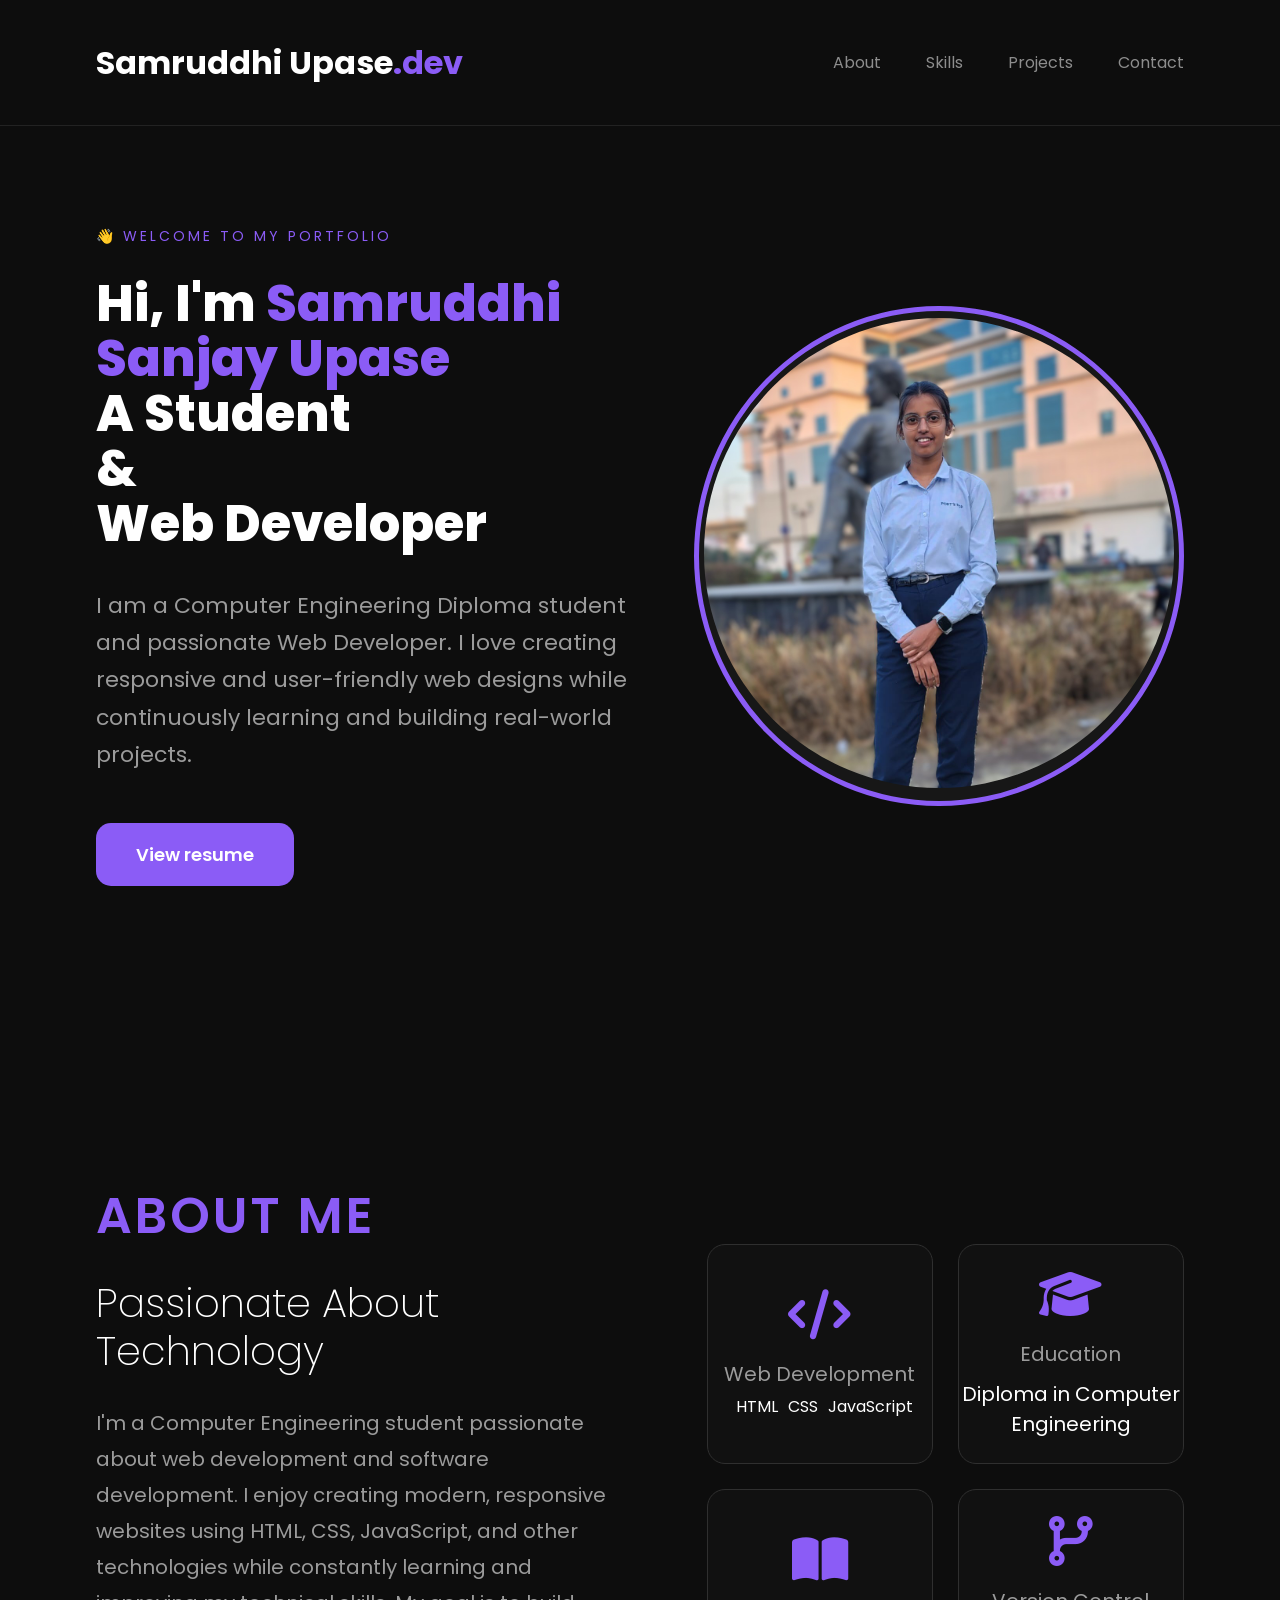
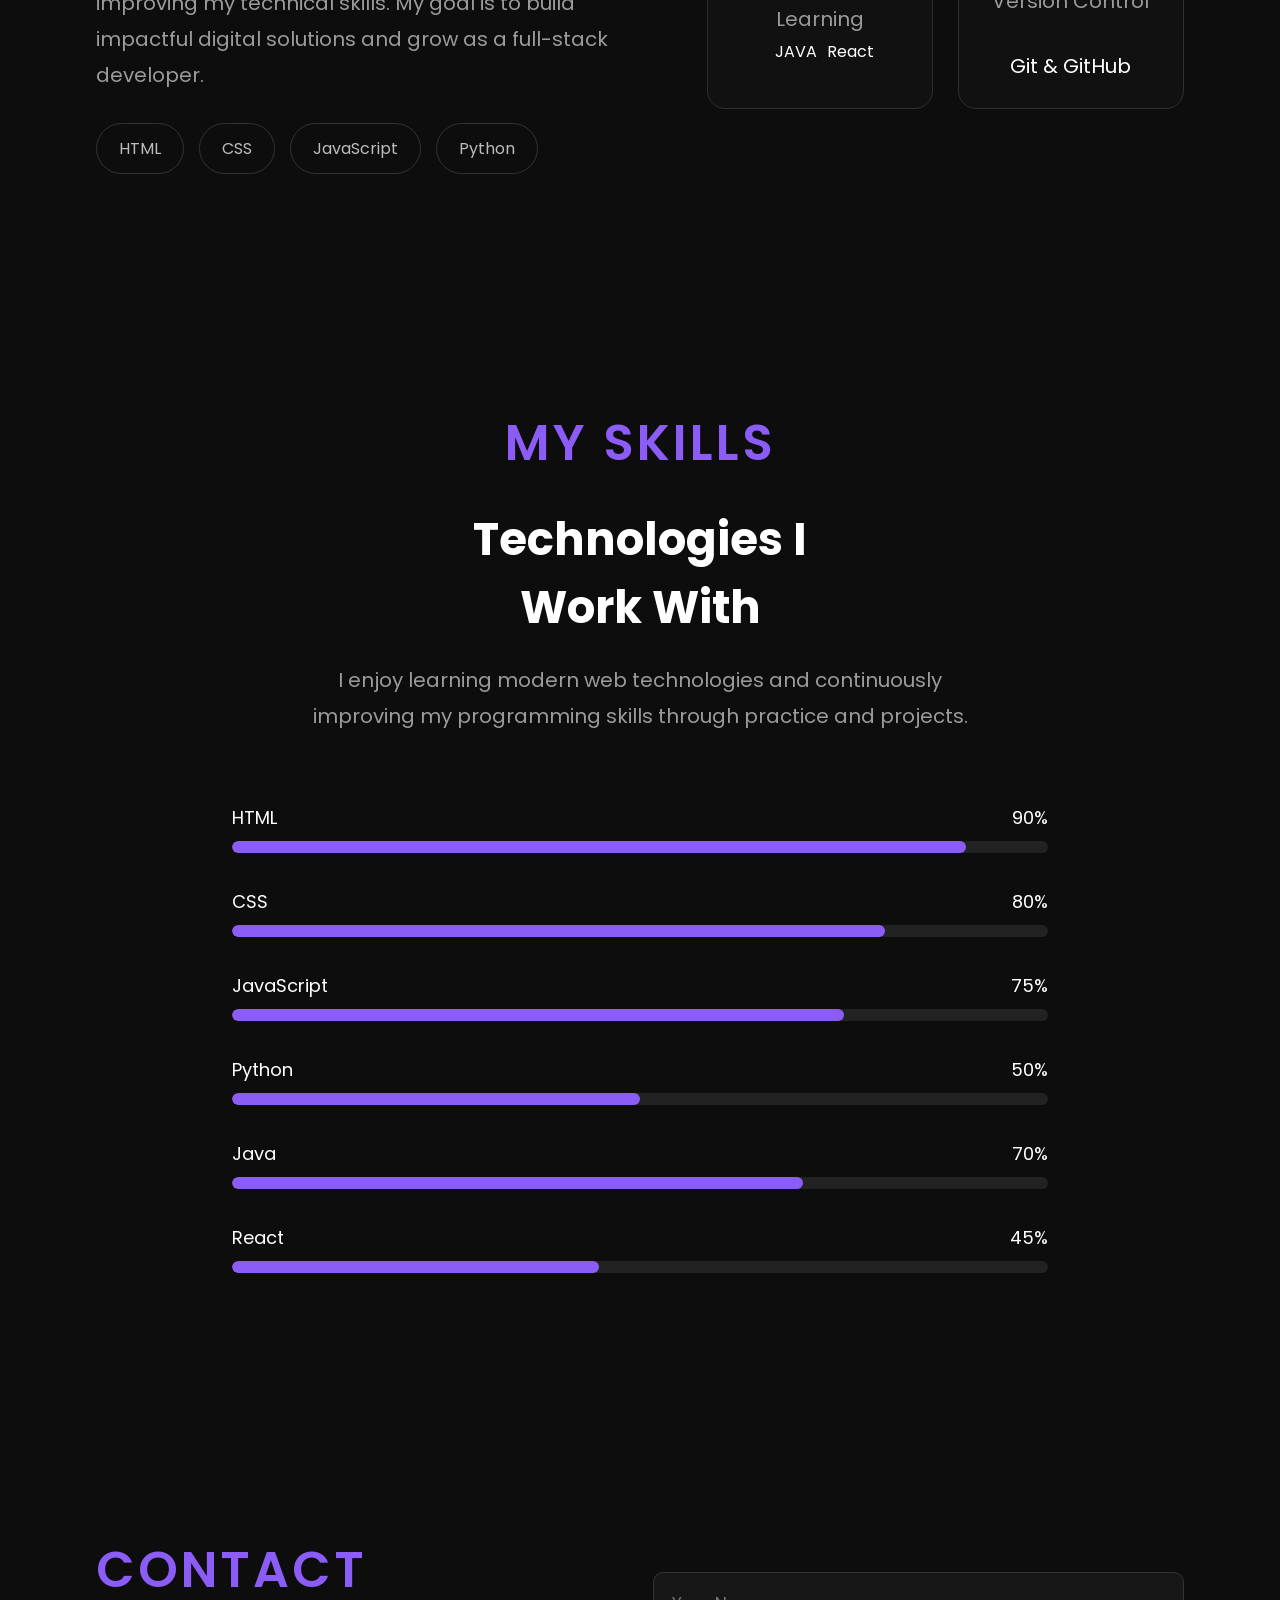
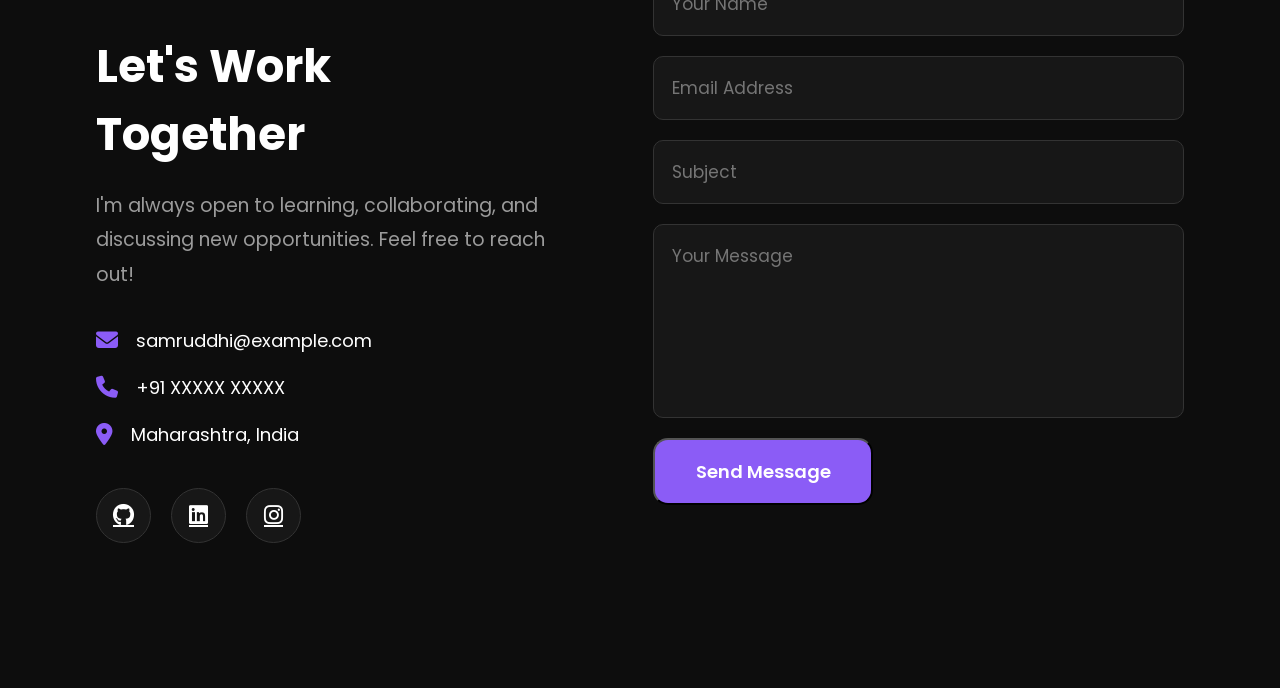
<file: index.html>
<!DOCTYPE html>
<html lang="en">

<head>
    <meta charset="UTF-8">
    <meta name="viewport" content="width=device-width, initial-scale=1.0">
    <title>Portfolio</title>

    <!-- Google Font -->
    <link href="https://fonts.googleapis.com/css2?family=Poppins:wght@300;400;500;600;700;800&display=swap"
        rel="stylesheet">
    <link rel="stylesheet" href="https://cdnjs.cloudflare.com/ajax/libs/font-awesome/6.7.2/css/all.min.css">

    <!-- CSS -->
    <link rel="stylesheet" href="style.css">
    

</head>

<body>

    <!-- ================= NAVBAR ================= -->

    <header>

        <nav>

            <div class="logo">
                Samruddhi Upase<span>.dev </span>
            </div>

            <ul>
                <li><a href="#about">About</a></li>
                <li><a href="#skills">Skills</a></li>
                <li><a href="#projects">Projects</a></li>
                <li><a href="#contact">Contact</a></li>
            </ul>

        </nav>

    </header>


    <section class="hero">

        <div class="left">

            <p class="welcome">👋 WELCOME TO MY PORTFOLIO</p>

            <h1>
                Hi, I'm <span>Samruddhi Sanjay Upase</span><br>
                A Student
                <br>
                &
                <br>
                Web Developer
            </h1>

            <p class="desc">
                I am a Computer Engineering Diploma student and passionate Web Developer. I love creating responsive and
                user-friendly web designs while continuously learning and building real-world projects.
            </p>

            <div class="buttons">

                <a href="./resume.html" class="btn primary">
                    View resume
                </a>


            </div>

        </div>

        <div class="right">

            <div class="circle">
                <span><img src="user.jpg" alt=""></span>
            </div>

        </div>

    </section>

    <!-- ================= ABOUT SECTION ================= -->

    <section class="about hidden" id="about">

        <div class="about-left">

            <p class="section-title">ABOUT ME</p>

            <h1>
    Passionate About<br>
    Technology
</h1>

            <p class="text">
                I'm a Computer Engineering student passionate about web development and software development. I enjoy
                creating modern, responsive websites using HTML, CSS, JavaScript, and other technologies while
                constantly learning and improving my technical skills. My goal is to build impactful digital solutions
                and grow as a full-stack developer.
            </p>

        

            <div class="skills">

                <span>HTML </span>
                <span>CSS</span>
                <span>JavaScript</span>
                <span>Python</span>


            </div>

        </div>

        <div class="about-right">

            <div class="card">
                <i class="fa-solid fa-code" style="color: rgb(139, 92, 246);"></i>
                <p>Web Development</p>
                <ul>
                    <li>HTML</li>
                    <li>CSS</li>
                    <li>JavaScript</li>
                </ul>
            </div>

            <div class="card">
                <i class="fas fa-graduation-cap" style="color: rgb(139, 92, 246);"></i>
                <p>Education</p>
                <p id="c1">Diploma in Computer Engineering</p>
            </div>

            <div class="card">
                <i class="fa-solid fa-book-open" style="color: rgb(139, 92, 246);"></i>
                <p>Learning</p>
                <ul>
                    <li>JAVA</li>
                    <li>React</li>
                    
                </ul>

            </div>

            <div class="card">
                <i class="fa-solid fa-code-branch"></i>
                <p>Version Control</p>  <br>
                   <p id="c1"> Git & GitHub</p>
                
            </div>

        </div>

    </section>

    <!-- ================= SKILLS SECTION ================= -->

<section class="skills-section hidden" id="skills">

    <div class="skills-heading">
        <p class="section-title">MY SKILLS</p>

        <h1>
            Technologies I<br>
            Work With
        </h1>

        <p class="skills-desc">
            I enjoy learning modern web technologies and continuously improving my
            programming skills through practice and projects.
        </p>
    </div>

    <div class="skill-bars">

        <div class="skill">
            <div class="skill-info">
                <span>HTML</span>
                <span>90%</span>
            </div>

            <div class="progress">
                <div class="progress-bar html"></div>
            </div>
        </div>

        <div class="skill">
            <div class="skill-info">
                <span>CSS</span>
                <span>80%</span>
            </div>

            <div class="progress">
                <div class="progress-bar css"></div>
            </div>
        </div>

        <div class="skill">
            <div class="skill-info">
                <span>JavaScript</span>
                <span>75%</span>
            </div>

            <div class="progress">
                <div class="progress-bar js"></div>
            </div>
        </div>

        <div class="skill">
            <div class="skill-info">
                <span>Python</span>
                <span>50%</span>
            </div>

            <div class="progress">
                <div class="progress-bar python"></div>
            </div>
        </div>

        <div class="skill">
            <div class="skill-info">
                <span>Java</span>
                <span>70%</span>
            </div>

            <div class="progress">
                <div class="progress-bar java"></div>
            </div>
        </div>

        <div class="skill">
            <div class="skill-info">
                <span>React</span>
                <span>45%</span>
            </div>

            <div class="progress">
                <div class="progress-bar react"></div>
            </div>
        </div>

    </div>

</section>

<!-- ================= CONTACT ================= -->

<section class="contact hidden" id="contact">

    <div class="contact-left">

        <p class="section-title">CONTACT</p>

        <h1>
            Let's Work<br>
            Together
        </h1>

        <p class="contact-text">
            I'm always open to learning, collaborating, and discussing new
            opportunities. Feel free to reach out!
        </p>

        <div class="contact-info">

            <div class="info">
                <i class="fa-solid fa-envelope"></i>
                <span>samruddhi@example.com</span>
            </div>

            <div class="info">
                <i class="fa-solid fa-phone"></i>
                <span>+91 XXXXX XXXXX</span>
            </div>

            <div class="info">
                <i class="fa-solid fa-location-dot"></i>
                <span>Maharashtra, India</span>
            </div>

        </div>

        <div class="social">

            <a href="https://github.com/upase521"><i class="fa-brands fa-github"></i></a>

            <a href="#"><i class="fa-brands fa-linkedin"></i></a>

            <a href="https://www.instagram.com/samu_u0108/"><i class="fa-brands fa-instagram"></i></a>

        </div>

    </div>

    <div class="contact-right">

        <form>

            <input type="text" placeholder="Your Name" id="name" required>

            <input type="email" placeholder="Email Address" id="email" required>

            <input type="text" placeholder="Subject" id="subject" required>

            <textarea rows="6" placeholder="Your Message" id="message" required></textarea>

            <button type="submit" onclick="sendmsg(); return false;" class="btn primary">
    Send Message
</button>
        </form>

    </div>

</section>
    <script src="script.js"></script>

</body>

</html>
</file>
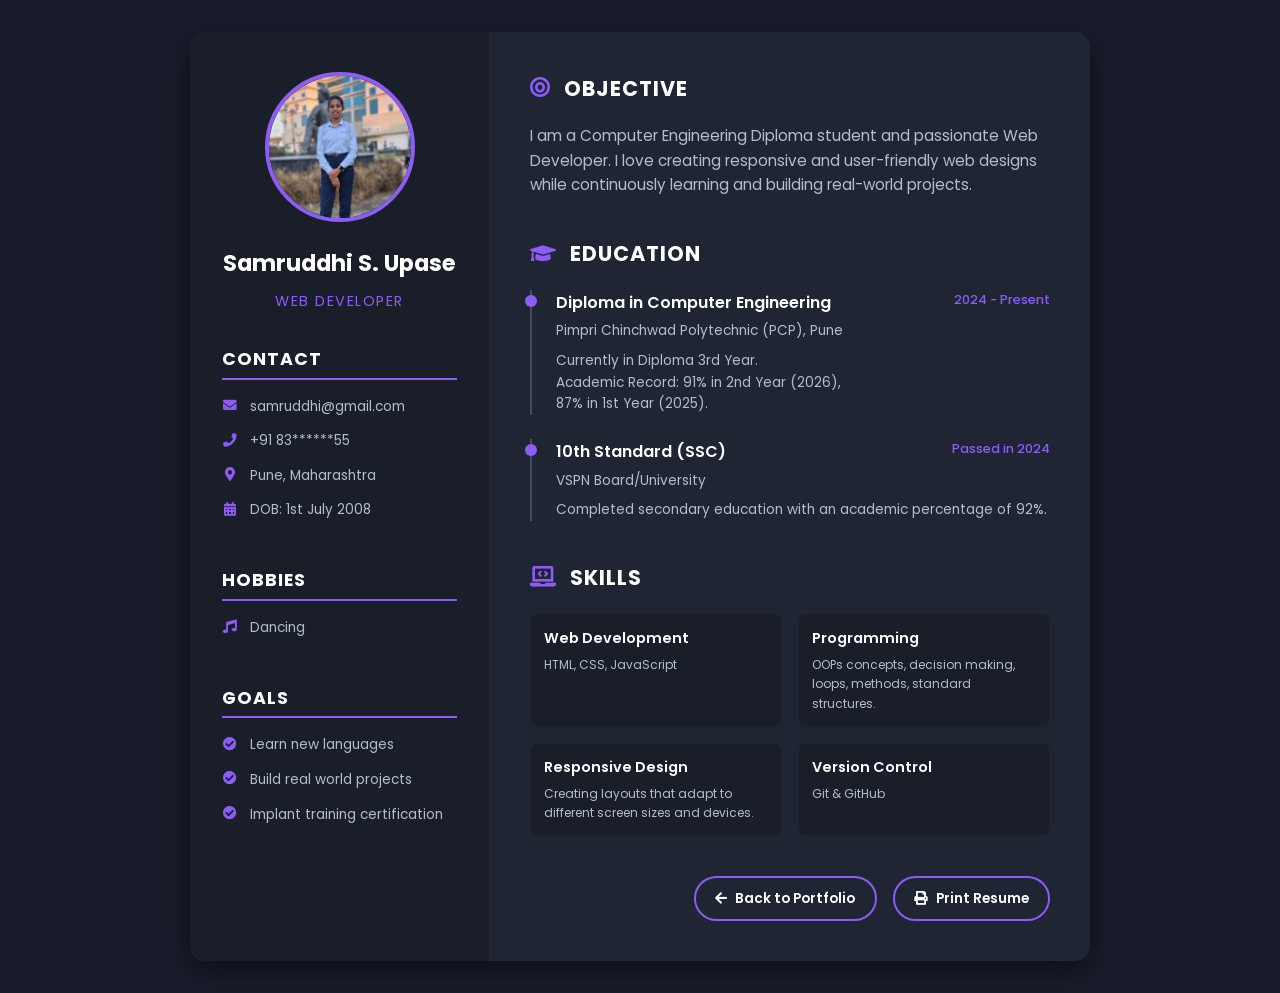
<file: resume.html>
<!DOCTYPE html>
<html lang="en">
<head>
    <meta charset="UTF-8">
    <meta name="viewport" content="width=device-width, initial-scale=1.0">
    <title>Resume - Samruddhi Sanjay Upase</title>
    <link href="https://fonts.googleapis.com/css2?family=Poppins:wght@400;500;600;700&display=swap" rel="stylesheet">
    <link rel="stylesheet" href="https://cdnjs.cloudflare.com/ajax/libs/font-awesome/5.15.4/css/all.min.css">
    <style>
        :root {
            --color-primary: #191d2b;
            --color-secondary: #8b5cf6;
            --color-white: #FFFFFF;
            --color-grey-1: #dbe1e8;
            --color-grey-2: #b2becd;
            --color-grey-3: #454e56;
        }
        * {
            margin: 0;
            padding: 0;
            box-sizing: border-box;
            font-family: 'Poppins', sans-serif;
        }
        body {
            background-color: var(--color-primary);
            color: var(--color-grey-1);
            line-height: 1.6;
            padding: 2rem;
            display: flex;
            justify-content: center;
            align-items: center;
            min-height: 100vh;
        }
        .resume-container {
            background-color: #202534;
            max-width: 900px;
            width: 100%;
            border-radius: 15px;
            box-shadow: 0 10px 30px rgba(0, 0, 0, 0.5);
            overflow: hidden;
            display: grid;
            grid-template-columns: 1fr 2fr;
        }
        .left-column {
            background-color: #1a1e29;
            padding: 2.5rem 2rem;
            border-right: 1px solid rgba(255, 255, 255, 0.05);
            display: flex;
            flex-direction: column;
            align-items: center;
        }
        .profile-img {
            width: 150px;
            height: 150px;
            border-radius: 50%;
            object-fit: cover;
            border: 4px solid var(--color-secondary);
            margin-bottom: 1.5rem;
        }
        .name {
            font-size: 1.4rem;
            font-weight: 700;
            color: var(--color-white);
            text-align: center;
            margin-bottom: 0.5rem;
        }
        .title {
            font-size: 0.9rem;
            color: var(--color-secondary);
            text-transform: uppercase;
            letter-spacing: 1.5px;
            margin-bottom: 2rem;
            text-align: center;
        }
        .info-section {
            width: 100%;
            margin-bottom: 2rem;
        }
        .section-title {
            font-size: 1.1rem;
            color: var(--color-white);
            border-bottom: 2px solid var(--color-secondary);
            padding-bottom: 0.3rem;
            margin-bottom: 1rem;
            text-transform: uppercase;
            letter-spacing: 1px;
            width: 100%;
        }
        .info-item {
            display: flex;
            align-items: flex-start;
            margin-bottom: 0.8rem;
            font-size: 0.85rem;
        }
        .info-item i {
            color: var(--color-secondary);
            margin-right: 0.8rem;
            margin-top: 0.2rem;
            width: 15px;
            text-align: center;
        }
        .info-item span {
            color: var(--color-grey-2);
        }
        .right-column {
            padding: 2.5rem;
        }
        .main-section {
            margin-bottom: 2.5rem;
        }
        .main-section-title {
            font-size: 1.3rem;
            color: var(--color-white);
            margin-bottom: 1.2rem;
            text-transform: uppercase;
            letter-spacing: 1px;
            display: flex;
            align-items: center;
        }
        .main-section-title i {
            color: var(--color-secondary);
            margin-right: 0.8rem;
        }
        .objective-text {
            color: var(--color-grey-2);
            font-size: 0.95rem;
        }
        .timeline-item {
            margin-bottom: 1.5rem;
            position: relative;
            padding-left: 1.5rem;
            border-left: 2px solid var(--color-grey-3);
        }
        .timeline-item::before {
            content: '';
            position: absolute;
            left: -7px;
            top: 5px;
            width: 12px;
            height: 12px;
            border-radius: 50%;
            background-color: var(--color-secondary);
        }
        .timeline-header {
            display: flex;
            justify-content: space-between;
            margin-bottom: 0.3rem;
        }
        .timeline-title {
            font-size: 1rem;
            font-weight: 600;
            color: var(--color-white);
        }
        .timeline-date {
            font-size: 0.8rem;
            color: var(--color-secondary);
            font-weight: 500;
        }
        .timeline-org {
            font-size: 0.85rem;
            color: var(--color-grey-2);
            margin-bottom: 0.5rem;
        }
        .timeline-desc {
            font-size: 0.85rem;
            color: var(--color-grey-2);
        }
        .skills-grid {
            display: grid;
            grid-template-columns: repeat(2, 1fr);
            gap: 1rem;
        }
        .skill-item {
            background-color: #1a1e29;
            padding: 0.8rem;
            border-radius: 8px;
            border: 1px solid rgba(255, 255, 255, 0.02);
        }
        .skill-name {
            font-size: 0.9rem;
            font-weight: 600;
            color: var(--color-white);
            margin-bottom: 0.3rem;
        }
        .skill-desc {
            font-size: 0.75rem;
            color: var(--color-grey-2);
        }
        .project-item {
            background-color: #1a1e29;
            padding: 1rem;
            border-radius: 8px;
            margin-bottom: 1rem;
        }
        .project-name {
            font-size: 0.95rem;
            font-weight: 600;
            color: var(--color-white);
            margin-bottom: 0.3rem;
        }
        .project-desc {
            font-size: 0.85rem;
            color: var(--color-grey-2);
        }
        .actions {
            display: flex;
            justify-content: flex-end;
            margin-top: 1.5rem;
            gap: 1rem;
        }
        .btn {
            background-color: transparent;
            border: 2px solid var(--color-secondary);
            color: var(--color-white);
            padding: 0.6rem 1.2rem;
            border-radius: 30px;
            cursor: pointer;
            font-weight: 600;
            font-size: 0.85rem;
            transition: all 0.3s ease;
            text-decoration: none;
            display: inline-flex;
            align-items: center;
        }
        .btn i {
            margin-right: 0.5rem;
        }
        .btn:hover {
            background-color: var(--color-secondary);
            transform: translateY(-2px);
        }

        @media (max-width: 768px) {
            .resume-container {
                grid-template-columns: 1fr;
            }
            .left-column {
                border-right: none;
                border-bottom: 1px solid rgba(255, 255, 255, 0.05);
            }
            body {
                padding: 1rem;
            }
        }

        @media print {
            body {
                background-color: #FFFFFF;
                color: #000000;
                padding: 0;
            }
            .resume-container {
                box-shadow: none;
                background-color: #FFFFFF;
                color: #000000;
                grid-template-columns: 1fr 2fr;
                max-width: 100%;
            }
            .left-column {
                background-color: #F8F9FA;
                border-right: 1px solid #DEE2E6;
                color: #000000;
            }
            .name, .section-title, .main-section-title, .timeline-title, .skill-name, .project-name {
                color: #000000 !important;
            }
            .title {
                color: #8b5cf6 !important;
            }
            .info-item span, .timeline-org, .timeline-desc, .skill-desc, .project-desc, .objective-text {
                color: #333333 !important;
            }
            .skill-item, .project-item {
                background-color: #F8F9FA;
                border: 1px solid #DEE2E6;
            }
            .actions {
                display: none;
            }
            .profile-img {
                border: 4px solid #8b5cf6;
            }
        }
    </style>
</head>
<body>
    <div class="resume-container">
        <!-- Left Side Column -->
        <div class="left-column">
            <img src="user.jpg" alt="Samruddhi Sanjay Upase" class="profile-img">
            <h1 class="name">Samruddhi S. Upase</h1>
            <p class="title">Web Developer</p>
            
            <div class="info-section">
                <h2 class="section-title">Contact</h2>
                <div class="info-item">
                    <i class="fas fa-envelope"></i>
                    <span>samruddhi@gmail.com</span>
                </div>
                <div class="info-item">
                    <i class="fas fa-phone"></i>
                    <span>+91 83******55</span>
                </div>
                <div class="info-item">
                    <i class="fas fa-map-marker-alt"></i>
                    <span>Pune, Maharashtra</span>
                </div>
                <div class="info-item">
                    <i class="fas fa-calendar-alt"></i>
                    <span>DOB: 1st July 2008</span>
                </div>
            </div>

            <div class="info-section">
                <h2 class="section-title">Hobbies</h2>
                <div class="info-item">
                    <i class="fas fa-music"></i>
                    <span>Dancing</span>
                </div>
            </div>

            <div class="info-section">
                <h2 class="section-title">Goals</h2>
                <div class="info-item">
                    <i class="fas fa-check-circle"></i>
                    <span>Learn new languages</span>
                </div>
                <div class="info-item">
                    <i class="fas fa-check-circle"></i>
                    <span>Build real world projects</span>
                </div>
                <div class="info-item">
                    <i class="fas fa-check-circle"></i>
                    <span>Implant training certification</span>
                </div>
            </div>
        </div>

        <!-- Right Side Column -->
        <div class="right-column">
            <div class="main-section">
                <h2 class="main-section-title"><i class="fas fa-bullseye"></i> Objective</h2>
                <p class="objective-text">
I am a Computer Engineering Diploma student and passionate Web Developer. I love creating responsive and
                user-friendly web designs while continuously learning and building real-world projects.                </p>
            </div>

            <div class="main-section">
                <h2 class="main-section-title"><i class="fas fa-graduation-cap"></i> Education</h2>
                <div class="timeline-item">
                    <div class="timeline-header">
                        <span class="timeline-title">Diploma in Computer Engineering</span>
                        <span class="timeline-date">2024 - Present</span>
                    </div>
                    <p class="timeline-org">Pimpri Chinchwad Polytechnic (PCP), Pune</p>
                    <p class="timeline-desc">Currently in Diploma 3rd Year. <br> Academic Record: 91% in 2nd Year (2026), <br> 87% in 1st Year (2025).</p>
                </div>
                <div class="timeline-item">
                    <div class="timeline-header">
                        <span class="timeline-title">10th Standard (SSC)</span>
                        <span class="timeline-date">Passed in 2024</span>
                    </div>
                    <p class="timeline-org">VSPN Board/University</p>
                    <p class="timeline-desc">Completed secondary education with an academic percentage of 92%.</p>
                </div>
            </div>

            <div class="main-section">
                <h2 class="main-section-title"><i class="fas fa-laptop-code"></i> Skills</h2>
                <div class="skills-grid">
                    <div class="skill-item">
                        <p class="skill-name">Web Development</p>
                        <p class="skill-desc">HTML, CSS, JavaScript</p>
                    </div>
                    <div class="skill-item">
                        <p class="skill-name">Programming</p>
                        <p class="skill-desc">OOPs concepts, decision making, loops, methods, standard structures.</p>
                    </div>
                    <div class="skill-item">
                        <p class="skill-name">Responsive Design</p>
                        <p class="skill-desc">Creating layouts that adapt to different screen sizes and devices.</p>
                    </div>
                    <div class="skill-item">
                        <p class="skill-name">Version Control</p>
                        <p class="skill-desc">Git & GitHub</p>
                    </div>
                </div>
            </div>

            <!-- <div class="main-section">
                <h2 class="main-section-title"><i class="fas fa-project-diagram"></i> Projects</h2>
                <div class="project-item">
                    <p class="project-name">SILAR Method Thin Film Deposition</p>
                    <p class="project-desc">Academic science and engineering project focused on the Successive Ionic Layer Adsorption and Reaction (SILAR) deposition method for supercapacitor research.</p>
                </div>
                <div class="project-item">
                    <p class="project-name">Responsive Web Design Layouts</p>
                    <p class="project-desc">Developing custom layouts, templates, and UI systems utilizing clean HTML structure, custom CSS stylings, and responsive design systems.</p>
                </div>
            </div> -->

            <div class="actions">
                <a href="index.html" class="btn"><i class="fas fa-arrow-left"></i> Back to Portfolio</a>
                <button onclick="window.print()" class="btn"><i class="fas fa-print"></i> Print Resume</button>
            </div>
        </div>
    </div>
</body>
</html>
</file>
<file: style.css>
*{
    margin:0;
    padding:0;
    box-sizing:border-box;
    font-family:'Poppins',sans-serif;
}

body{
    background:#0d0d0d;
    color:#fff;
    overflow-x:hidden;
}

/* ================= NAVBAR ================= */

header{
    border-bottom:1px solid #222;
}

nav{
    width:85%;
    height:125px;
    margin:auto;
    display:flex;
    justify-content:space-between;
    align-items:center;
}

.logo{
    font-size:32px;
    font-weight:700;
}

.logo span{
    color:#8b5cf6;
}

nav ul{
    list-style:none;
    display:flex;
    gap:45px;
}

nav ul a{
    text-decoration:none;
    color:#8d8d8d;
    transition:.3s;
}

nav ul a:hover{
    color:#8b5cf6;
}

/* ================= HERO ================= */

.hero{
    width:85%;
    min-height:100vh;
    margin:auto;
    display:flex;
    justify-content:space-between;
    align-items:center;
    padding:40px 0 80px;
}

.left{
    width:50%;
}

.welcome{
    color:#8b5cf6;
    letter-spacing:3px;
    font-size:14px;
    margin-bottom:30px;
}

.left h1{
    font-size:50px;
    line-height:1.1;
    font-weight:800;
}

.left h1 span{
    color:#8b5cf6;
}

.desc{
    color:#9b9b9b;
    font-size:22px;
    line-height:1.7;
    margin:35px 0 50px;
}

.buttons{
    display:flex;
    gap:20px;
}

.btn{
    text-decoration:none;
    padding:18px 40px;
    border-radius:15px;
    font-size:18px;
    font-weight:600;
    transition:.3s;
}

.primary{
    background:#8b5cf6;
    color:#fff;
}

.primary:hover{
    background:#7747e6;
}



.secondary:hover{
    border-color:#8b5cf6;
    color:#8b5cf6;
}

.right{
    width:45%;
    display:flex;
    justify-content:center;
    align-items:center;
}

.circle{
    width:500px;
    height: 500px;
    border:5px solid #8b5cf6;
    border-radius:50%;
    display:flex;
    justify-content:center;
    align-items:center;
    background:#171717;
}

.circle span img{
    height: 470px;
    width: 470px;
    border-radius: 50%;
}
.circle span img:hover{
    height: 550px;
    width: 550px;
    border-radius: 50%;
  
    transform:translateY(-8px);
    border-color:#8b5cf6;
    box-shadow:0 10px 25px rgba(139,92,246,.2);

    
}


/* ================= ABOUT ================= */

.about{
    width:85%;
    min-height:100vh;
    margin:auto;
    display:flex;
    justify-content:space-between;
    align-items:center;
    gap:80px;
    padding:80px 0;

    opacity:0;
    transform:translateY(-100px);
    transition:all 2s ease;
}

.about.show{
    opacity:2;
    transform:translateY(0);
}

.about-left{
    width:50%;
} 

.section-title{
    color:#8b5cf6;
    letter-spacing:3px;
    font-size:50px;
    margin-bottom:25px;
    font-weight:600;
}

.about-left h1{
    font-size:40px;
    line-height:1.2;
    font-weight:200;
    margin-bottom:30px;
}

.text{
    color:#9b9b9b;
    font-size:20px;
    line-height:1.8;
    margin-bottom:30px;
}

.skills{
    display:flex;
    flex-wrap:wrap;
    gap:15px;
}

.skills span{
    padding:12px 22px;
    border:1px solid #333;
    border-radius:30px;
    color:#bdbdbd;
    transition:.3s;
    cursor:pointer;
}

.skills span:hover{
    background:#8b5cf6;
    border-color:#8b5cf6;
    color:#fff;
}

.about-right{
    width:45%;
    display:grid;
    grid-template-columns:repeat(2,1fr);
    gap:25px;
}

.card{
    height:220px;
    background:#111;
    border:1px solid #2f2f2f;
    border-radius:18px;
    display:flex;
    flex-direction:column;
    justify-content:center;
    align-items:center;
    transition:.3s;
}

.card:hover{
    transform:translateY(-8px);
    border-color:#8b5cf6;
    box-shadow:0 10px 25px rgba(139,92,246,.2);
}



.card i{
    font-size:50px;
    color:#8b5cf6;
    margin-bottom:20px;
}

.card p{
    color:#9b9b9b;
    font-size:20px;

}
.card ul{
            display: flex;
            align-items: center;
            justify-content: space-around;
            list-style:none
            
        }
.card ul li{
    margin-left: 10px;
    margin-top: 5px;
}
#c1{
    color: white;
    font-size: 20px;
    text-align: center;
    width: 100%;
    margin-top: 10px;
    
}


/* ================= SKILLS ================= */

.skills-section{
    width:85%;
    margin:auto;
    padding:80px 0;

    opacity:0;
    transform:translateY(100px);
    transition:all 1.2s ease;
}

.skills-section.show{
    opacity:1;
    transform:translateY(0);
}



.skills-heading{
    text-align:center;
    margin-bottom:70px;
}

.skills-heading h1{
    font-size:45px;
    margin:20px 0;
}

.skills-desc{
    width:65%;
    margin:auto;
    color:#9b9b9b;
    font-size:20px;
    line-height:1.8;
}

.skill-bars{
    width:75%;
    margin:auto;
}

.skill{
    margin-bottom:35px;
}

.skill-info{
    display:flex;
    justify-content:space-between;
    margin-bottom:10px;
    font-size:18px;
}

.progress{
    width:100%;
    height:12px;
    background:#222;
    border-radius:30px;
    overflow:hidden;
}

.progress-bar{
    height:100%;
    background:#8b5cf6;
    border-radius:30px;
    animation:fillBar 2s ease forwards;
}

.html{
    width:90%;
}

.css{
    width:80%;
}

.js{
    width:75%;
}

.python{
    width:50%;
}

.java{
    width:70%;
}

.react{
    width:45%;
}

@keyframes fillBar{

    from{
        width:0;
    }

}

/* ================= CONTACT ================= */

.contact{

    width:85%;
    min-height:100vh;
    margin:auto;
    padding:80px 0;

    display:flex;
    justify-content:space-between;
    align-items:center;
    gap:80px;
}

.contact-left{

    width:45%;
}

.contact-left h1{

    font-size:45px;
    margin:20px 0;
}

.contact-text{

    color:#9b9b9b;
    line-height:1.8;
    font-size:19px;
    margin-bottom:35px;
}

.contact-info{

    display:flex;
    flex-direction:column;
    gap:20px;
}

.info{

    display:flex;
    align-items:center;
    gap:18px;

    font-size:18px;
}

.info i{

    color:#8b5cf6;
    font-size:22px;
}

.social{

    display:flex;
    gap:20px;
    margin-top:40px;
}

.social a{

    width:55px;
    height:55px;

    background:#171717;

    border:1px solid #333;

    border-radius:50%;

    display:flex;
    justify-content:center;
    align-items:center;

    color:#fff;
    font-size:22px;

    transition:.3s;
}

.social a:hover{

    background:#8b5cf6;
    border-color:#8b5cf6;
    transform:translateY(-6px);
}

.contact-right{

    width:50%;
}

.contact-right form{

    display:flex;
    flex-direction:column;
    gap:20px;
}

.contact-right input,
.contact-right textarea{

    width:100%;

    padding:18px;

    background:#171717;

    border:1px solid #333;

    border-radius:10px;

    color:#fff;

    outline:none;

    font-size:17px;

    transition:.3s;
}

.contact-right input:focus,
.contact-right textarea:focus{

    border-color:#8b5cf6;
}

.contact-right textarea{

    resize:none;
}

.contact-right button{

    width:220px;
}

.hidden{

    opacity:0;
    transform:translateY(80px);
    transition:all 1s ease;
}

.hidden.show{

    opacity:1;
    transform:translateY(0);
}

/* ================= RESPONSIVE ================= */

/* Laptop */
@media (max-width: 1200px) {

    .hero,
    .about,
    .contact {
        width: 90%;
        gap: 50px;
    }

    .circle {
        width: 420px;
        height: 420px;
    }

    .circle span img {
        width: 390px;
        height: 390px;
    }

    .circle span img:hover {
        width: 430px;
        height: 430px;
    }

    .left h1 {
        font-size: 42px;
    }

    .desc {
        font-size: 20px;
    }
}

/* Tablet */
@media (max-width: 992px) {

    nav {
        width: 90%;
        height: auto;
        padding: 25px 0;
        flex-direction: column;
        gap: 20px;
    }

    nav ul {
        gap: 25px;
        flex-wrap: wrap;
        justify-content: center;
    }

    .hero,
    .about,
    .contact {
        width: 90%;
        flex-direction: column;
        text-align: center;
    }

    .left,
    .right,
    .about-left,
    .about-right,
    .contact-left,
    .contact-right {
        width: 100%;
    }

    .buttons {
        justify-content: center;
    }

    .skills {
        justify-content: center;
    }

    .about-right {
        grid-template-columns: repeat(2, 1fr);
    }

    .circle {
        width: 360px;
        height: 360px;
    }

    .circle span img {
        width: 330px;
        height: 330px;
    }

    .circle span img:hover {
        width: 360px;
        height: 360px;
    }

    .skills-desc,
    .skill-bars {
        width: 100%;
    }

    .contact-right button {
        margin: auto;
    }

    .social {
        justify-content: center;
    }
}

/* Mobile */
@media (max-width: 768px) {

    nav ul {
        flex-direction: column;
        gap: 18px;
    }

    .logo {
        font-size: 28px;
    }

    .left h1 {
        font-size: 34px;
    }

    .section-title {
        font-size: 34px;
    }

    .about-left h1,
    .skills-heading h1,
    .contact-left h1 {
        font-size: 32px;
    }

    .desc,
    .text,
    .skills-desc,
    .contact-text {
        font-size: 17px;
    }

    .circle {
        width: 280px;
        height: 280px;
    }

    .circle span img {
        width: 250px;
        height: 250px;
    }

    .circle span img:hover {
        width: 270px;
        height: 270px;
    }

    .about-right {
        grid-template-columns: 1fr;
    }

    .card {
        height: auto;
        padding: 30px 20px;
    }

    .contact-right button {
        width: 100%;
    }
}

/* Small Mobile */
@media (max-width: 480px) {

    .left h1 {
        font-size: 28px;
    }

    .section-title {
        font-size: 28px;
    }

    .about-left h1,
    .skills-heading h1,
    .contact-left h1 {
        font-size: 26px;
    }

    .btn {
        width: 100%;
        text-align: center;
        padding: 15px;
    }

    .circle {
        width: 220px;
        height: 220px;
    }

    .circle span img {
        width: 195px;
        height: 195px;
    }

    .circle span img:hover {
        width: 205px;
        height: 205px;
    }

    .welcome {
        font-size: 12px;
    }

    .card p,
    #c1 {
        font-size: 16px;
    }

    
    .info {
        font-size: 15px;
        word-break: break-word;
    }
}
</file>
